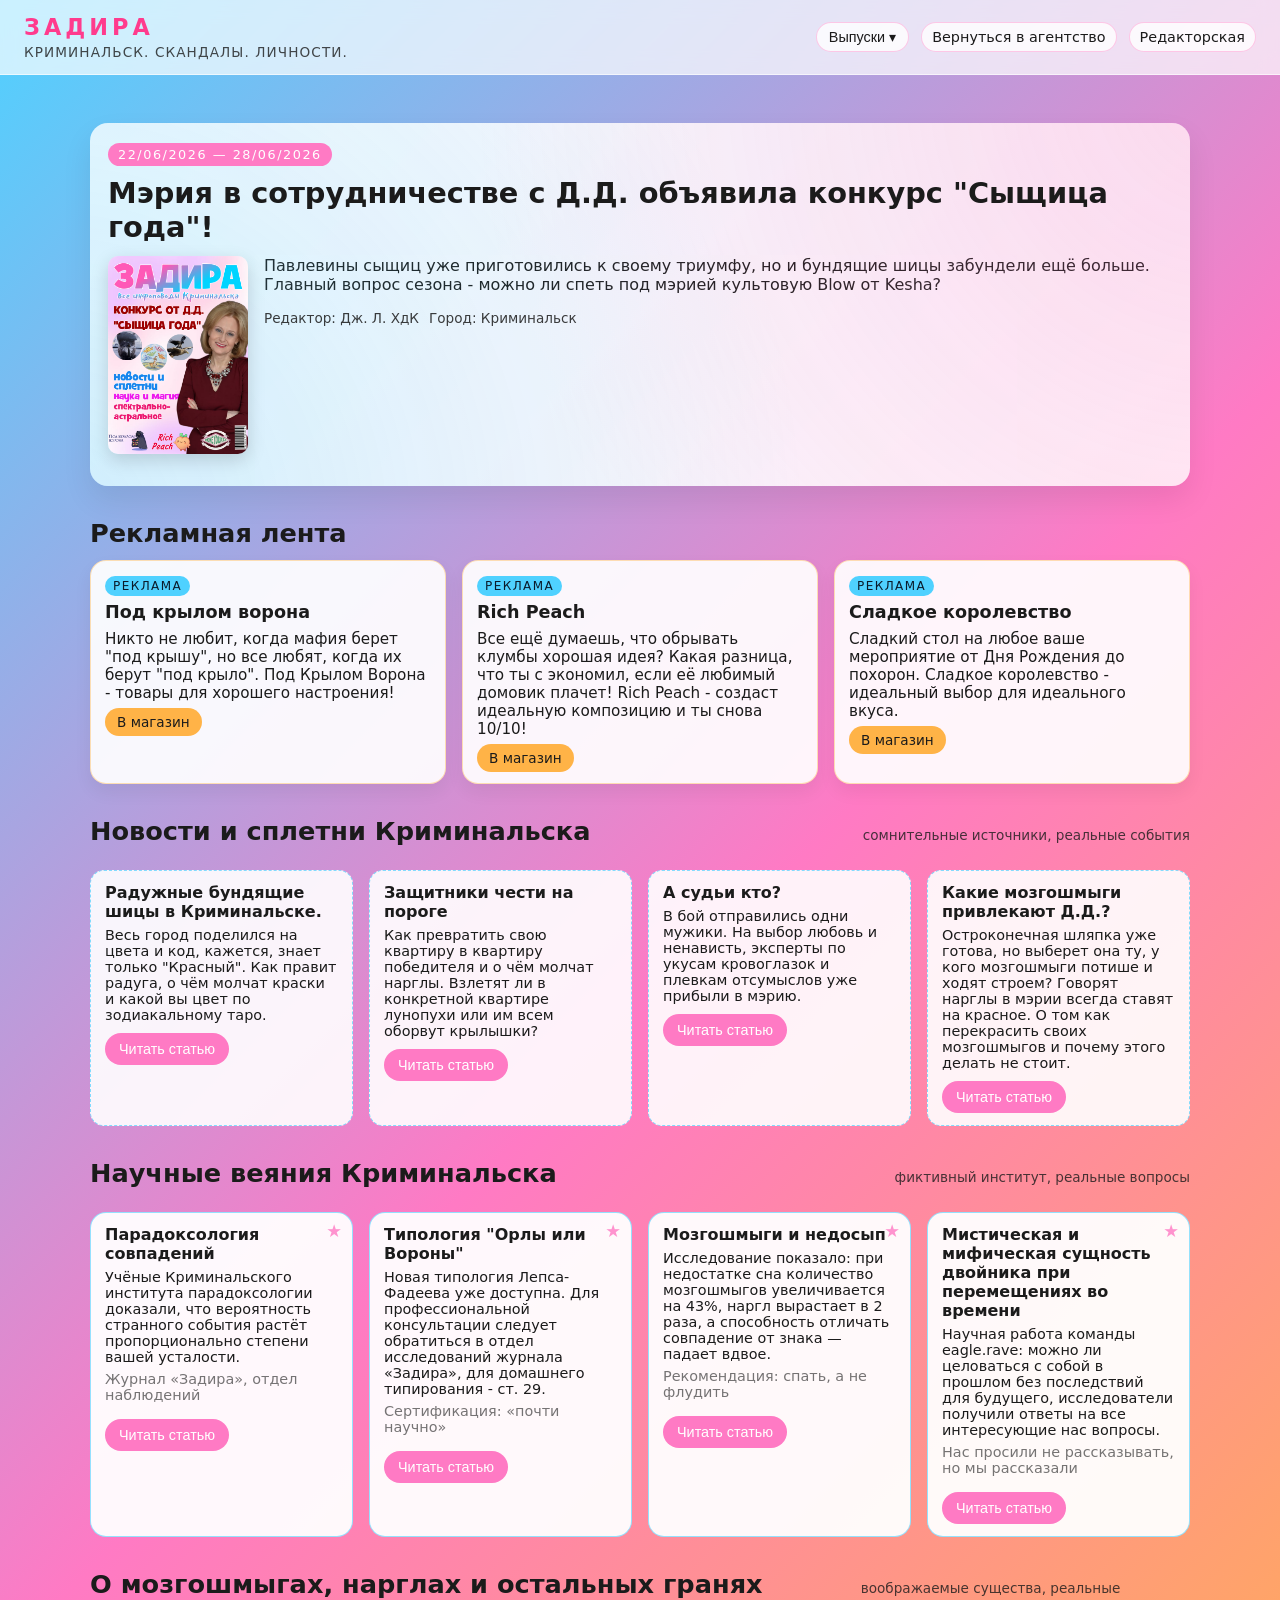
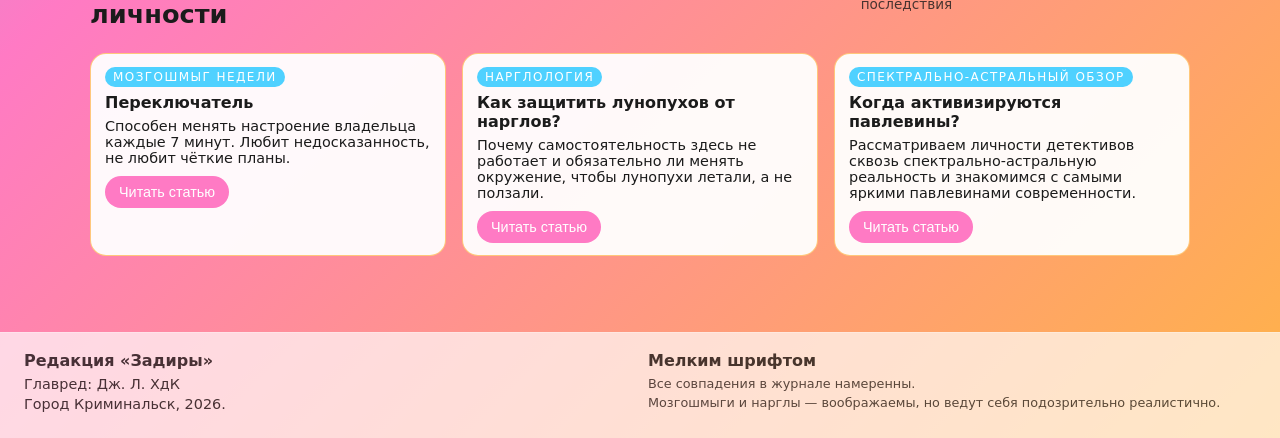
<file: magazine.html>
<!DOCTYPE html>
<html lang="ru">
<head>
  <meta charset="UTF-8">
  <link rel="icon" type="image/png" href="favicon.png">
  <title>Журнал «Задира»</title>
  <link rel="stylesheet" href="style.css">
  <link rel="stylesheet" href="magazine.css">
</head>
<body class="theme-magazine">
  <header class="mag-header">
    <div class="mag-logo-area">
      <div class="mag-logo">ЗАДИРА</div>
      <div class="mag-tagline">Криминальск. Скандалы. Личности.</div>
    </div>
    <nav class="mag-nav">
          <div class="dropdown">
    <button class="dropdown-btn">Выпуски ▾</button>

    <div class="dropdown-menu">
      <a href="magazine.html">22/06/2026 — 28/06/2026</a>
      <a href="magazine2.html">29/06/2026 — 05/07/2026</a>
    </div>
  </div>
      <a href="index.html">Вернуться в агентство</a>
      <a href="https://dhog.org/viewtopic.php?t=6099" class="nav-link magazine-link">Редакторская</a>
    </nav>
  </header>

  <main class="mag-main">
    <!-- Главный выпуск недели -->
    <section id="feature" class="mag-feature">
      <div class="mag-feature-label">22/06/2026 — 28/06/2026</div>
    

      <h1 class="mag-feature-title">
        Мэрия в сотрудничестве с Д.Д. объявила конкурс "Сыщица года"!
      </h1>
      <p class="mag-feature-lead">
         <div class="feature-cover-wrapper">
  <img 
    src="assets/cover-week.png" 
    alt="Обложка выпуска" 
    class="feature-cover"
    id="featureCover"
  >
      </div>

    <!-- Модальное окно для обложки -->
    <div class="cover-modal" id="coverModal">
      <span class="cover-close" id="coverClose">&times;</span>
      <img class="cover-modal-img" id="coverModalImg">
    </div>
        Павлевины сыщиц уже приготовились к своему триумфу, но и бундящие шицы забундели ещё больше. Главный вопрос сезона - можно ли спеть под мэрией культовую Blow от Kesha?
      </p>
      <div class="mag-feature-meta">
        <span>Редактор: Дж. Л. ХдК</span>
        <span>Город: Криминальск</span>
      </div>
    </section>

    <!-- Сетка рубрик -->
    <section class="mag-rubrics">
      <h2 class="mag-section-title">Рекламная лента</h2>
      <div class="rubric-grid">
        <article class="rubric-card">
          <div class="rubric-label">Реклама</div>
          <h3>Под крылом ворона</h3>
          <p>Никто не любит, когда мафия берет "под крышу", но все любят, когда их берут "под крыло". Под Крылом Ворона - товары для хорошего настроения!          </p>
          <a class="mag-pill-btn" href="https://hogsmeade.dhog.org/viewforum.php?f=85" target="_blank">В магазин</a>

        </article>

        <article class="rubric-card">
          <div class="rubric-label">Реклама</div>
          <h3>Rich Peach</h3>
          <p>
            Все ещё думаешь, что обрывать клумбы хорошая идея? Какая разница, что ты с экономил, если её любимый домовик плачет! Rich Peach - создаст идеальную композицию и ты снова 10/10!
          </p>
          <a class="mag-pill-btn" href="https://hogsmeade.dhog.org/viewforum.php?f=174" target="_blank">В магазин</a>

        </article>

        <article class="rubric-card">
          <div class="rubric-label">Реклама</div>
          <h3>Сладкое королевство</h3>
          <p>
           Сладкий стол на любое ваше мероприятие от Дня Рождения до похорон. Сладкое королевство - идеальный выбор для идеального вкуса.
          </p>
          <a class="mag-pill-btn" href="https://hogsmeade.dhog.org/viewforum.php?f=83" target="_blank">В магазин</a>

        </article>
      </div>
    </section>

    <!-- Мини-новости Криминальска -->
    <section id="gossip" class="mag-news">
      <div class="mag-section-header">
      <h2 class="mag-section-title">Новости и сплетни Криминальска</h2>
      <span class="mag-section-note">сомнительные источники, реальные события</span>
      </div>
      <div class="mag-news-grid">
        <article class="news-item">
          <h3>Радужные бундящие шицы в Криминальске.</h3>
          <p>
            Весь город поделился на цвета и код, кажется, знает только "Красный". Как правит радуга, о чём молчат краски и какой вы цвет по зодиакальному таро.
          </p>
          <button class="read-article-btn" data-open-subscription>Читать статью</button>
        </article>
        <article class="news-item">
          <h3>Защитники чести на пороге</h3>
          <p>
            Как превратить свою квартиру в квартиру победителя и о чём молчат нарглы. Взлетят ли в конкретной квартире лунопухи или им всем оборвут крылышки?
          </p>
          <button class="read-article-btn" data-open-subscription>Читать статью</button>
        </article>
        <article class="news-item">
          <h3>А судьи кто?</h3>
          <p>
           В бой отправились одни мужики. На выбор любовь и ненависть, эксперты по укусам кровоглазок и плевкам отсумыслов уже прибыли в мэрию.
          </p>
          <button class="read-article-btn" data-open-subscription>Читать статью</button>
        </article>
        <article class="news-item">
          <h3>Какие мозгошмыги привлекают Д.Д.?</h3>
          <p>
            Остроконечная шляпка уже готова, но выберет она ту, у кого мозгошмыги потише и ходят строем? Говорят нарглы в мэрии всегда ставят на красное. О том как перекрасить своих мозгошмыгов и почему этого делать не стоит.
          </p>
          <button class="read-article-btn" data-open-subscription>Читать статью</button>
        </article>
      </div>
    </section>

    <!-- Научные веяния -->
    <section id="science" class="mag-science">
      <div class="mag-section-header">
        <h2 class="mag-section-title">Научные веяния Криминальска</h2>
        <span class="mag-section-note">фиктивный институт, реальные вопросы</span>
      </div>
      <div class="mag-science-grid">
        <article class="science-card">
          <h3>Парадоксология совпадений</h3>
          <p>
            Учёные Криминальского института парадоксологии доказали, что вероятность странного события растёт пропорционально степени вашей усталости.
          </p>
          <p class="science-meta">Журнал «Задира», отдел наблюдений</p>
          <button class="read-article-btn" data-open-subscription>Читать статью</button>
        </article>
        <article class="science-card">
          <h3>Типология "Орлы или Вороны"</h3>
          <p>
            Новая типология Лепса-Фадеева уже доступна. Для профессиональной консультации следует обратиться в отдел исследований журнала «Задира», для домашнего типирования - ст. 29.
          </p>
          <p class="science-meta">Сертификация: «почти научно»</p>
          <button class="read-article-btn" data-open-subscription>Читать статью</button>
        </article>
        <article class="science-card">
          <h3>Мозгошмыги и недосып</h3>
          <p>
            Исследование показало: при недостатке сна количество мозгошмыгов увеличивается на 43%, наргл вырастает в 2 раза, а способность отличать совпадение от знака — падает вдвое.
          </p>
          <p class="science-meta">Рекомендация: спать, а не флудить</p>
          <button class="read-article-btn" data-open-subscription>Читать статью</button>
        </article>
         <article class="science-card">
          <h3>Мистическая и мифическая сущность двойника при перемещениях во времени</h3>
          <p>
            Научная работа команды eagle.rave: можно ли целоваться с собой в прошлом без последствий для будущего, исследователи получили ответы на все интересующие нас вопросы.
          <p class="science-meta">Нас просили не рассказывать, но мы рассказали</p>
          <button class="read-article-btn" data-open-subscription>Читать статью</button>
        </article>
      </div>
      </div>
    </section>

    <!-- Мозгошмыги, нарглы и грани личности -->
    <section id="psyche" class="mag-psyche">
      <div class="mag-section-header">
        <h2 class="mag-section-title">О мозгошмыгах, нарглах и остальных гранях личности</h2>
        <span class="mag-section-note">воображаемые существа, реальные последствия</span>
      </div>
      <div class="psyche-grid">
        <article class="psyche-card">
          <div class="psyche-tag">Мозгошмыг недели</div>
          <h3>Переключатель</h3>
          <p>
            Способен менять настроение владельца каждые 7 минут. Любит недосказанность, не любит чёткие планы.
          </p>
          <button class="read-article-btn" data-open-subscription>Читать статью</button>
        </article>
        <article class="psyche-card">
          <div class="psyche-tag">нарглология</div>
          <h3>Как защитить лунопухов от нарглов?</h3>
          <p>
            Почему самостоятельность здесь не работает и обязательно ли менять окружение, чтобы лунопухи летали, а не ползали.
          </p>
          <button class="read-article-btn" data-open-subscription>Читать статью</button>
        </article>
        <article class="psyche-card">
          <div class="psyche-tag">спектрально-астральный обзор</div>
          <h3>Когда активизируются павлевины?</h3>
          <p>
            Рассматриваем личности детективов сквозь спектрально-астральную реальность и знакомимся с самыми яркими павлевинами современности.
          </p>
          <button class="read-article-btn" data-open-subscription>Читать статью</button>
        </article>
      </div>
    </section>
  </main>

  <footer class="mag-footer">
    <div class="footer-column">
      <h3>Редакция «Задиры»</h3>
      <p>Главред: Дж. Л. ХдК</p>
      <p>Город Криминальск, 2026.</p>
    </div>
    <div class="footer-column footer-notes">
      <h3>Мелким шрифтом</h3>
      <p>Все совпадения в журнале намеренны.</p>
      <p>Мозгошмыги и нарглы — воображаемы, но ведут себя подозрительно реалистично.</p>
    </div>
  </footer>

  <div class="subscription-modal" id="subscriptionModal">
  <div class="subscription-window">
    <span class="subscription-close" id="subscriptionClose">&times;</span>

    <div class="subscription-icon">💰</div>

    <h3 class="subscription-title">Оплатите подписку</h3>
    <p class="subscription-text">
      Эта статья доступна только подписчикам журнала «Задира».
    </p>

    <a 
      class="subscription-pay-btn"
      href="https://hogsmeade.dhog.org/ucp.php?i=-hogsmeade-bank-ucp-main_module&mode=personal_transactions&to=717&amount=100500&comment=%D0%B7%D0%B0%20%D0%9F%D0%BE%D0%B4%D0%BF%D0%B8%D1%81%D0%BA%D0%B0%20%D0%97%D0%B0%D0%B4%D0%B8%D1%80%D0%B0"
      target="_blank"
    >
      Заплатить 100500 галлеонов
    </a>
  </div>
</div>

  <script src="interactions.js"></script>
</body>
</html>
</file>
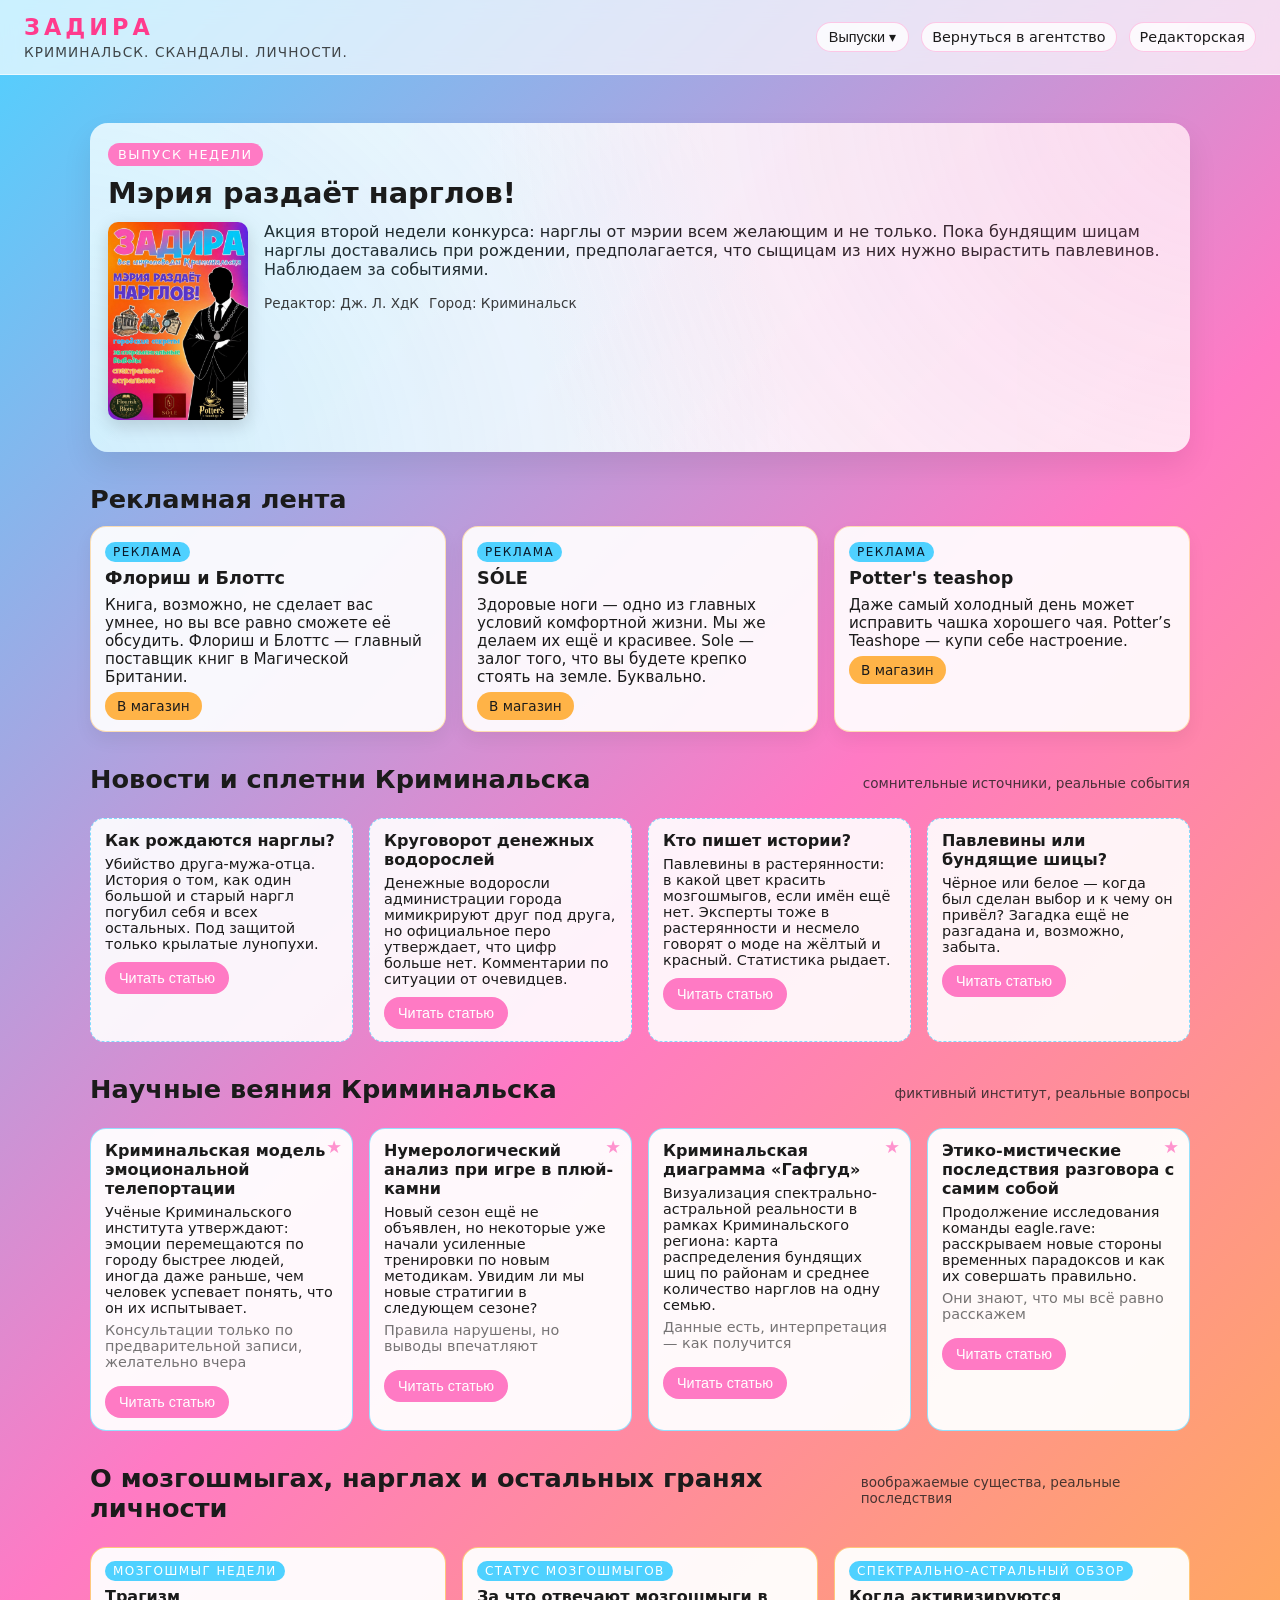
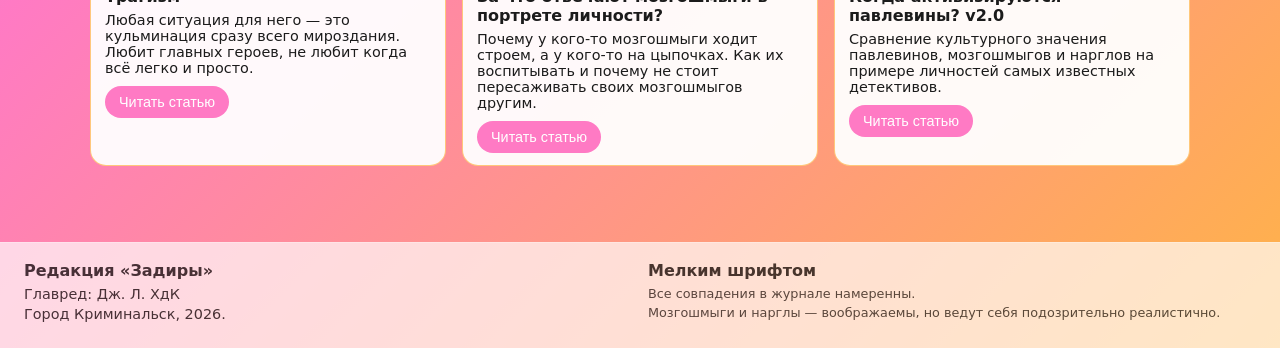
<file: magazine2.html>
<!DOCTYPE html>
<html lang="ru">
<head>
  <meta charset="UTF-8">
  <link rel="icon" type="image/png" href="favicon.png">
  <title>Журнал «Задира»</title>
  <link rel="stylesheet" href="style.css">
  <link rel="stylesheet" href="magazine.css">
</head>
<body class="theme-magazine">
  <header class="mag-header">
    <div class="mag-logo-area">
      <div class="mag-logo">ЗАДИРА</div>
      <div class="mag-tagline">Криминальск. Скандалы. Личности.</div>
    </div>
    <nav class="mag-nav">
            <div class="dropdown">
    <button class="dropdown-btn">Выпуски ▾</button>

    <div class="dropdown-menu">
      <a href="magazine.html">22/06/2026 — 28/06/2026</a>
      <a href="magazine2.html">29/06/2026 — 05/07/2026</a>
    </div>
  </div>
      <a href="index.html">Вернуться в агентство</a>
      <a href="https://dhog.org/viewtopic.php?t=6099" class="nav-link magazine-link">Редакторская</a>
    </nav>
  </header>

  <main class="mag-main">
    <!-- Главный выпуск недели -->
    <section id="feature" class="mag-feature">
      <div class="mag-feature-label">Выпуск недели</div>
    

      <h1 class="mag-feature-title">
        Мэрия раздаёт нарглов!
      </h1>
      <p class="mag-feature-lead">
         <div class="feature-cover-wrapper">
  <img 
    src="assets/cover-week2.jpg" 
    alt="Обложка выпуска" 
    class="feature-cover"
    id="featureCover"
  >
      </div>

    <!-- Модальное окно для обложки -->
    <div class="cover-modal" id="coverModal">
      <span class="cover-close" id="coverClose">&times;</span>
      <img class="cover-modal-img" id="coverModalImg">
    </div>
        Акция второй недели конкурса: нарглы от мэрии всем желающим и не только. Пока бундящим шицам нарглы доставались при рождении, предполагается, что сыщицам из них нужно вырастить павлевинов. Наблюдаем за событиями.
      </p>
      <div class="mag-feature-meta">
        <span>Редактор: Дж. Л. ХдК</span>
        <span>Город: Криминальск</span>
      </div>
    </section>

    <!-- Сетка рубрик -->
    <section class="mag-rubrics">
      <h2 class="mag-section-title">Рекламная лента</h2>
      <div class="rubric-grid">
        <article class="rubric-card">
          <div class="rubric-label">Реклама</div>
          <h3>Флориш и Блоттс</h3>
          <p>Книга, возможно, не сделает вас умнее, но вы все равно сможете её обсудить. Флориш и Блоттс — главный поставщик книг в Магической Британии.          </p>
          <a class="mag-pill-btn" href="https://hogsmeade.dhog.org/viewforum.php?f=108" target="_blank">В магазин</a>

        </article>

        <article class="rubric-card">
          <div class="rubric-label">Реклама</div>
          <h3>SÓLE</h3>
          <p>
           Здоровые ноги — одно из главных условий комфортной жизни. Мы же делаем их ещё и красивее. Sole — залог того, что вы будете крепко стоять на земле. Буквально.          </p>
          <a class="mag-pill-btn" href="https://hogsmeade.dhog.org/viewforum.php?f=181" target="_blank">В магазин</a>

        </article>

        <article class="rubric-card">
          <div class="rubric-label">Реклама</div>
          <h3>Potter's teashop</h3>
          <p>
         Даже самый холодный день может исправить чашка хорошего чая. Potter’s Teashope — купи себе настроение.          </p>
          <a class="mag-pill-btn" href="https://hogsmeade.dhog.org/viewforum.php?f=110" target="_blank">В магазин</a>

        </article>
      </div>
    </section>

    <!-- Мини-новости Криминальска -->
    <section id="gossip" class="mag-news">
      <div class="mag-section-header">
      <h2 class="mag-section-title">Новости и сплетни Криминальска</h2>
      <span class="mag-section-note">сомнительные источники, реальные события</span>
      </div>
      <div class="mag-news-grid">
        <article class="news-item">
          <h3>Как рождаются нарглы?</h3>
          <p>
            Убийство друга-мужа-отца. История о том, как один большой и старый наргл погубил себя и всех остальных. Под защитой только крылатые лунопухи.
          </p>
          <button class="read-article-btn" data-open-subscription>Читать статью</button>
        </article>
        <article class="news-item">
          <h3>Круговорот денежных водорослей</h3>
          <p>
            Денежные водоросли администрации города мимикрируют друг под друга, но официальное перо утверждает, что цифр больше нет. Комментарии по ситуации от очевидцев.
          </p>
          <button class="read-article-btn" data-open-subscription>Читать статью</button>
        </article>
        <article class="news-item">
          <h3>Кто пишет истории?</h3>
          <p>
           Павлевины в растерянности: в какой цвет красить мозгошмыгов, если имён ещё нет. Эксперты тоже в растерянности и несмело говорят о моде на жёлтый и красный. Статистика рыдает.
          </p>
          <button class="read-article-btn" data-open-subscription>Читать статью</button>
        </article>
        <article class="news-item">
          <h3>Павлевины или бундящие шицы?</h3>
          <p>
            Чёрное или белое — когда был сделан выбор и к чему он привёл? Загадка ещё не разгадана и, возможно, забыта.
          </p>
          <button class="read-article-btn" data-open-subscription>Читать статью</button>
        </article>
      </div>
    </section>

    <!-- Научные веяния -->
    <section id="science" class="mag-science">
      <div class="mag-section-header">
        <h2 class="mag-section-title">Научные веяния Криминальска</h2>
        <span class="mag-section-note">фиктивный институт, реальные вопросы</span>
      </div>
      <div class="mag-science-grid">
        <article class="science-card">
          <h3>Криминальская модель эмоциональной телепортации</h3>
          <p>
            Учёные Криминальского института утверждают: эмоции перемещаются по городу быстрее людей, иногда даже раньше, чем человек успевает понять, что он их испытывает. 
          </p>
          <p class="science-meta">Консультации только по предварительной записи, желательно вчера</p>
          <button class="read-article-btn" data-open-subscription>Читать статью</button>
        </article>
        <article class="science-card">
          <h3>Нумерологический анализ при игре в плюй-камни</h3>
          <p>
            Новый сезон ещё не объявлен, но некоторые уже начали усиленные тренировки по новым методикам. Увидим ли мы новые стратигии в следующем сезоне?
          </p>
          <p class="science-meta">Правила нарушены, но выводы впечатляют</p>
          <button class="read-article-btn" data-open-subscription>Читать статью</button>
        </article>
        <article class="science-card">
          <h3>Криминальская диаграмма «Гафгуд»</h3>
          <p>
            Визуализация спектрально-астральной реальности в рамках Криминальского региона: карта распределения бундящих шиц по районам и среднее количество нарглов на одну семью.
          </p>
          <p class="science-meta">Данные есть, интерпретация — как получится</p>
          <button class="read-article-btn" data-open-subscription>Читать статью</button>
        </article>
         <article class="science-card">
          <h3>Этико‑мистические последствия разговора с самим собой</h3>
          <p>
            Продолжение исследования команды eagle.rave: расскрываем новые стороны временных парадоксов и как их совершать правильно.
          <p class="science-meta">Они знают, что мы всё равно расскажем</p>
          <button class="read-article-btn" data-open-subscription>Читать статью</button>
        </article>
      </div>
      </div>
    </section>

    <!-- Мозгошмыги, нарглы и грани личности -->
    <section id="psyche" class="mag-psyche">
      <div class="mag-section-header">
        <h2 class="mag-section-title">О мозгошмыгах, нарглах и остальных гранях личности</h2>
        <span class="mag-section-note">воображаемые существа, реальные последствия</span>
      </div>
      <div class="psyche-grid">
        <article class="psyche-card">
          <div class="psyche-tag">Мозгошмыг недели</div>
          <h3>Трагизм</h3>
          <p>
            Любая ситуация для него — это кульминация сразу всего мироздания. Любит главных героев, не любит когда всё легко и просто.
          </p>
          <button class="read-article-btn" data-open-subscription>Читать статью</button>
        </article>
        <article class="psyche-card">
          <div class="psyche-tag">статус мозгошмыгов</div>
          <h3>За что отвечают мозгошмыги в портрете личности?</h3>
          <p>
            Почему у кого-то мозгошмыги ходит строем, а у кого-то на цыпочках. Как их воспитывать и почему не стоит пересаживать своих мозгошмыгов другим.
          </p>
          <button class="read-article-btn" data-open-subscription>Читать статью</button>
        </article>
        <article class="psyche-card">
          <div class="psyche-tag">спектрально-астральный обзор</div>
          <h3>Когда активизируются павлевины? v2.0</h3>
          <p>
            Сравнение культурного значения павлевинов, мозгошмыгов и нарглов на примере личностей самых известных детективов.
          </p>
          <button class="read-article-btn" data-open-subscription>Читать статью</button>
        </article>
      </div>
    </section>
  </main>

  <footer class="mag-footer">
    <div class="footer-column">
      <h3>Редакция «Задиры»</h3>
      <p>Главред: Дж. Л. ХдК</p>
      <p>Город Криминальск, 2026.</p>
    </div>
    <div class="footer-column footer-notes">
      <h3>Мелким шрифтом</h3>
      <p>Все совпадения в журнале намеренны.</p>
      <p>Мозгошмыги и нарглы — воображаемы, но ведут себя подозрительно реалистично.</p>
    </div>
  </footer>

  <div class="subscription-modal" id="subscriptionModal">
  <div class="subscription-window">
    <span class="subscription-close" id="subscriptionClose">&times;</span>

    <div class="subscription-icon">💰</div>

    <h3 class="subscription-title">Оплатите подписку</h3>
    <p class="subscription-text">
      Эта статья доступна только подписчикам журнала «Задира».
    </p>

    <a 
      class="subscription-pay-btn"
      href="https://hogsmeade.dhog.org/ucp.php?i=-hogsmeade-bank-ucp-main_module&mode=personal_transactions&to=717&amount=100500&comment=%D0%B7%D0%B0%20%D0%9F%D0%BE%D0%B4%D0%BF%D0%B8%D1%81%D0%BA%D0%B0%20%D0%97%D0%B0%D0%B4%D0%B8%D1%80%D0%B0"
      target="_blank"
    >
      Заплатить 100500 галлеонов
    </a>
  </div>
</div>

  <script src="interactions.js"></script>
</body>
</html>
</file>
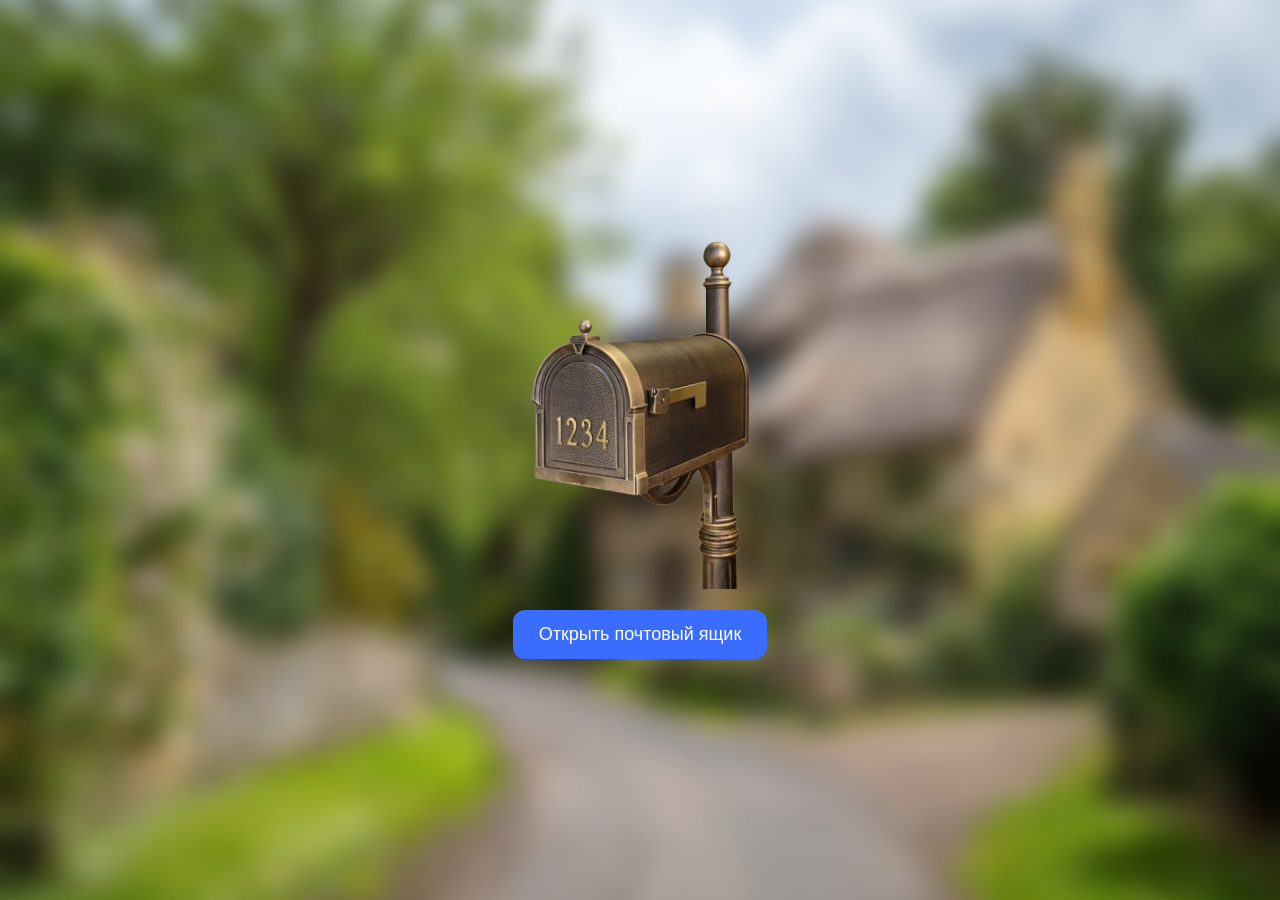
<file: mail.html>
<!DOCTYPE html>
<html lang="ru">
<head>
  <meta charset="UTF-8">
  <link rel="icon" type="image/png" href="assets/icon-message.png">
  <title>Почтовый ящик</title>

  <link rel="stylesheet" href="mail.css">
  <script defer src="mail.js"></script>
</head>

<body>

  <!-- ЭКРАН 1: Почтовый ящик + кнопка -->
  <div id="startScreen" class="screen">
    <img src="assets/icon-mail.png" class="mail-icon">
    <button id="openMailboxBtn" class="btn-main">Открыть почтовый ящик</button>
  </div>

  <!-- ЭКРАН 2: Проверка "не Alohomora" -->
  <div id="quizScreen" class="screen hidden">
    <div class="quiz-box">
      <h2>Докажите, что вы не Alohomora</h2>
      <p id="quizQuestion" class="quiz-question"></p>

      <div id="quizAnswers" class="quiz-answers"></div>

      <p class="quiz-errors">Ошибок: <span id="errorCount">0</span></p>
    </div>
  </div>

  <!-- ЭКРАН 3: Основная страница -->
  <div id="mailScreen" class="screen hidden">
    <div class="mail-container">

      <div class="bronze-box">
        <div id="blueLetter" class="mail-item">
           <img src="assets/icon-list.png" class="mail-list">
           <button id="openLetterBtn" class="btn-small-under">Открыть письмо</button>
        </div>

         <div class="mail-item">
         <img src="assets/cover-week2.jpg" class="mail-magazine">
         <a href="magazine2.html" class="btn-small-under">Забрать выпуск</a>
         </div>

      </div>

    </div>
  </div>

<!-- МОДУЛЬ ПИСЬМА -->
<div id="letterModal" class="letter-modal hidden">

  <div class="letter-window">

    <img src="assets/icon-message.png" class="letter-icon">

    <audio controls class="letter-audio">
      <source src="assets/letter.mp3" type="audio/mpeg">
    </audio>

    <div class="letter-text-box">
      <p class="letter-text">Привет.</p>
      <p class="letter-text"> А когда вы начали <b>готовиться</b> страдать? Вам не сказали, что это необходимо? В смысле вам это не нужно?<br>
Вы что не знали, что люди любят страдания?<br>
О, а они любят.<br>
Причем, во всем многообразии. </p>

<p class="letter-text"> Мы любим страдать по разным причинам: чтобы оправдать то, что мы ничего не делаем; из-за зависимости от сильных эмоций; чтобы привлечь внимание; в подтверждение глубины личности. В культуре часто романтизируют образ страдальцев, подменяя эмоциональную нестабильность, несдержанность и невоспитанность такими явлениями как искренность, эмпатичность и "большое сердце". Свою роль играют и социально-культурные надстройки: "Бог терпел и нам велел", "без труда не...", "она это выстрадала", "добиться потом и кровью".</p>
<p class="letter-text"> Личная драма и тяжёлая жизненная история часто являются <b>пропуском</b> в чужие сердца. Люди чаще поддерживают "не понятых" и "не принятых", героев с тяжёлой судьбой, потому что это заложено в нашей психике. Несчастный воспринимается как более слабый, и его хочется спасти, поддержать. С ними проще всего себя отождествлять и получать дофамин за счёт проявления соучастия: мол, если у него получится, то его победа — и моя победа, я тоже смог. А когда такой герой получает награду, это воспринимается так, будто он "заплатил" за это своими страданиями — ему всё далось нелегко.</p>
<p class="letter-text"> Почему это работает? Потому что мы не любим когда кому-то что-то дается просто так. Потому что почему тогда ему, а не, к примеру, вам? Он что, лучше? Ну уж нет.</p>

<p class="letter-text"> Истории, происходящие в криминальном <b>регионе</b>, редко когда бывают светлыми, с хорошими концами. Чаще всего они заканчиваются откровенно паршиво, а продолжаются тем, что человек, попав в ловушку сомнительного сюжета становится ещё паршивее. </p>
<p class="letter-text"> Мне повезло: я вошла в тот маленький процент героев, чей характер выкован не подъёмом, после провала: в моей жизни вообще провалы были редкими. Моя история в поддержке и в том, что я никогда не была одинока.</p>
<p class="letter-text"> Всё началось с моего рождения: любящие родители, целый арсенал из бабушек и дедушек. Может ли начало быть переломным моментом? Я думаю, что да: мало что изменилось с моего рождения и до настоящего момента. По крайней мере в важных для меня сферах.</p>
<p class="letter-text"> Второй переломный момент – рождение моей младшей сестры.<br>
Появление лучшего друга. Моей опоры и поддержки, моего вдохновения, моего главного напарника. Я больше никогда не была одна (в хорошем смысле). Она заступится и вдохновит. Она будет поддерживать и говорить, что я лучшая, даже если то, что я натворила ей совсем не нравится. Она заставляет меня чувствовать себя талантливой, живой, умной, значимой и не одинокой.</p>
<p class="letter-text"> А потом этих переломных моментов становится больше: первая превосходно-написанная домашка, а потом другая, имеющая все шансы стать тем самым “травматичным опытом” – такая же превосходная, но на один балл хуже. Люди. Которых для того чтобы оставаться такой, какой хочешь и являешься не нужно много: достаточно нескольких человек, чтобы убеждаться в том, что то что ты делаешь нужно хоть кому-то, что ты любима и, опять же, не одна. Ты можешь быть сколько угодно <b>ленивой</b>, истеричной, грустной, самодовольной и дальше по списку проявлений твоего <b>водного</b> знака зодиака</p>

<p class="letter-text"> И всё же…<br>
Значит ли отсутствие того самого слома личности то, что я не хочу проявляться, реализовываться, сиять, в конце концов? <br>
Значит ли это, что мой вклад, мой труд менее значим, чем, если бы меня все ненавидели и никто бы не заботился о том, как я себя чувствую?</p>

<p class="letter-text"> Большая часть социальной симпатии и поддержки уходит людям с надрывом, со страданием.</p>
<p class="letter-text"> Но есть другие, люди без тяжелой судьбы. <br>
Они условно считаются неважными, не интересными. Про них не пишут книг. Их, если и обсуждают, то редко и в негативном ключе, надумав. Фокус вашего объектива на них не наводится и их удел быть вто-ро-сте-пен-ны-ми. </p>
<p class="letter-text"> И это ещё пол беды. А вторая половина в том, что они по какой-то странной акции попадают под обесценивание. Потому что если в их жизни нет драмы, значит, им все далось легко, за так. И не важно, что ты, как и другие учишься, трудишься, ищешь, придумываешь. Ты также платишь за каждый успех и каждую неудачу. Своим временем, которое тебе отмерили. Своей жизнью, получается.</p>

<p class="letter-text"> И всё же, важно ли это для детектива? Важно ли это для сыщицы? Стали бы рассказывать ту самую историю Эркюль Пуаро или Миро Вульф, мисс Марпл или кот Уинстон?</p>

<p class="letter-text"> Выворачивать душу наизнанку сложно. Говорить о “переломных моментах” своей жизни сложно. <b>Соединять</b> все маленькие истории в одну большую, но которая расскажет обо мне всё…</p>

<p class="letter-text"> Я журналист и детектив и, если честно, с большей радостью рассказала бы о своих выводах относительно вас.</p>

    </div>
    <p style="color: #3b2f1b; text-align: center;">пропуск, регион, готовиться, соединять, водный, ленивый</p>
    <button id="closeLetterBtn" class="letter-close-btn">Закрыть</button>

  </div>

</div>


</body>
</html>
</file>
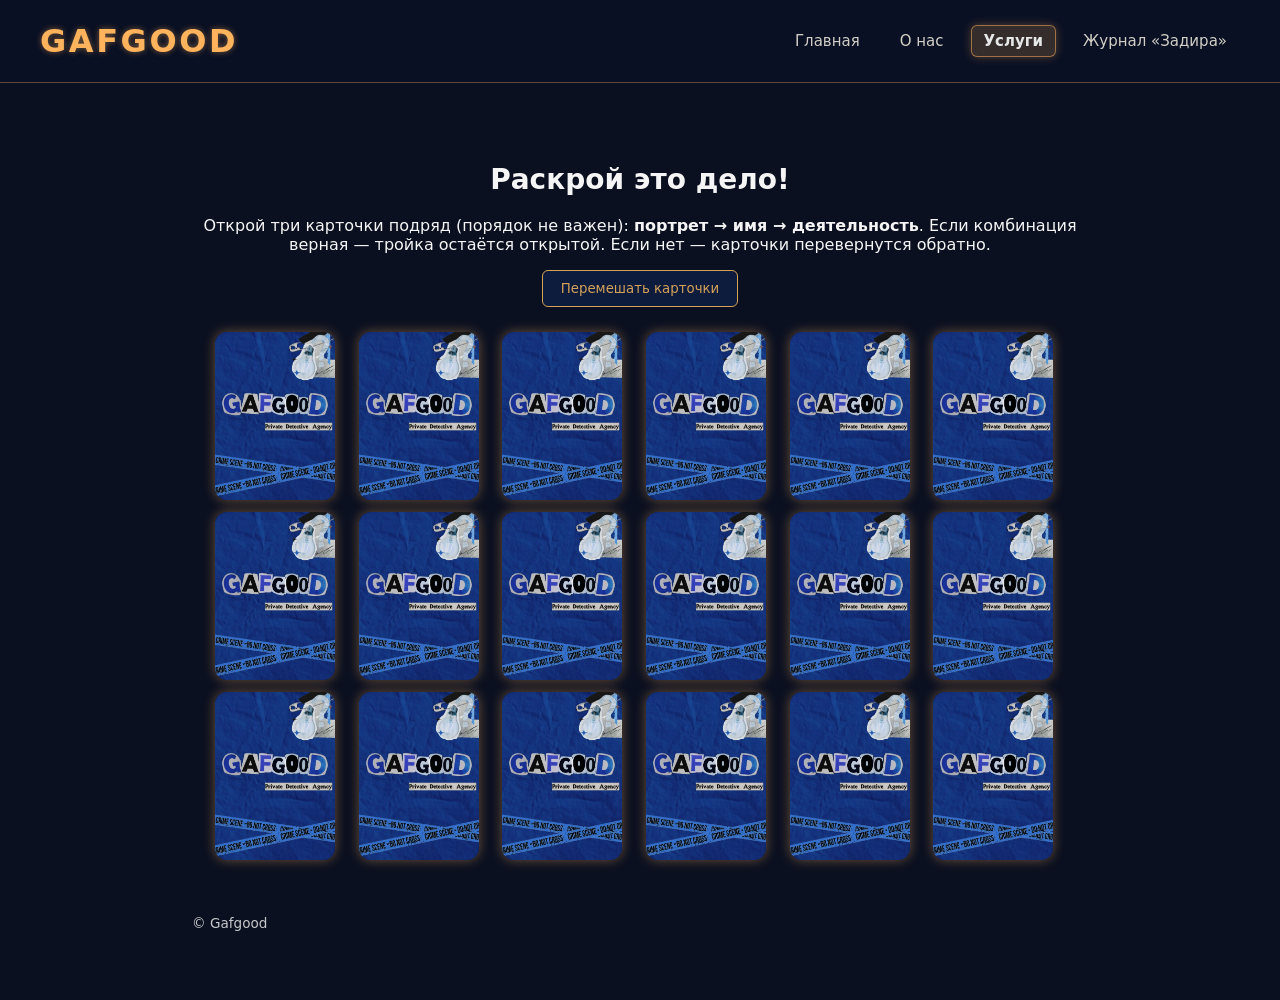
<file: uslugi.html>
<!DOCTYPE html>
<html lang="ru">
<head>
  <meta charset="UTF-8">
  <title>Gafgood — Услуги</title>
  <link rel="stylesheet" href="style.css">
  <link rel="stylesheet" href="detective.css">
</head>
<body class="theme-detective">
  <header class="site-header">
    <div class="logo">Gafgood</div>
    <nav class="main-nav">
      <a href="index.html" class="nav-link">Главная</a>
      <a href="o-nas-dir.html" class="nav-link">О нас</a>
      <a href="uslugi.html" class="nav-link active">Услуги</a>
      <a href="magazine.html" class="nav-link magazine-link">Журнал «Задира»</a>
    </nav>
  </header>

  <main class="content services-page">

    
<section class="puzzle-section">
  <h2 class="section-title">Раскрой это дело!</h2>

  <div class="principles" style="max-width: 900px; margin: 0 auto;">
    <p>
      Открой три карточки подряд (порядок не важен): <strong>портрет → имя → деятельность</strong>.
      Если комбинация верная — тройка остаётся открытой.
      Если нет — карточки перевернутся обратно.
    </p>

    <button id="memory3-reset" class="answer-button">
      Перемешать карточки
    </button>

    <div id="memory3-board" class="memory3-board"></div>
  </div>
</section>



<div id="memory3-win" class="memory3-win hidden">
  <div class="memory3-win-content">
    <h2>Поздравляем!</h2>
    <p>Вы собрали все комбинации!</p>
    <button id="memory3-win-close">Закрыть</button>
  </div>
</div>

  <footer class="site-footer">
    <p>© Gafgood</p>
  </footer>

  <script src="interactions.js"></script>
  <script src="memory.js"></script>
</body>
</html>
</file>
<file: style.css>
/* style.css — общие стили */

body {
  margin: 0;
  font-family: system-ui, -apple-system, BlinkMacSystemFont, "Segoe UI", sans-serif;
  background-color: #0b1020;
  color: #f5f5f5;
}

a {
  text-decoration: none;
  color: inherit;
}

.site-header, .mag-header {
  display: flex;
  justify-content: space-between;
  align-items: center;
  padding: 16px 32px;
}

.logo, .mag-logo {
  font-weight: 700;
  letter-spacing: 0.08em;
  text-transform: uppercase;
}

.main-nav, .mag-nav {
  display: flex;
  gap: 16px;
}

.nav-link {
  padding: 8px 12px;
  border-radius: 999px;
  font-size: 0.95rem;
}

.nav-link.active {
  font-weight: 600;
}

.content, .mag-content {
  padding: 32px;
  max-width: 960px;
  margin: 0 auto;
}

h1, h2, h3 {
  margin-top: 0;
}

.site-footer, .mag-footer {
  padding: 16px 32px;
  font-size: 0.85rem;
  opacity: 0.8;
}
</file>
<file: magazine.css>
/* magazine.css — голубой, розовый, оранжевый, ярко */

body.theme-magazine {
  background: linear-gradient(135deg, #4fd1ff, #ff7ac4, #ffb347);
  color: #1b1b1b;
}

.mag-header {
  position: relative;
  z-index: 5000; /* выше всех секций */
}

.mag-nav {
  position: relative;
  z-index: 5001; /* ещё выше */
}

.dropdown {
  position: relative;
  z-index: 6000; /* контейнер меню */
}

.dropdown-menu {
  position: absolute;
  z-index: 7000; /* само меню */
}

.dropdown {
  position: relative;
  z-index: 1000; /* поднимаем весь блок меню */
}

/* Выпадающее меню */
.dropdown-menu {
  position: absolute;
  top: 38px;
  left: 0;
  background: rgba(255, 255, 255, 0.95);
  border-radius: 12px;
  box-shadow: 0 8px 20px rgba(0,0,0,0.15);
  padding: 10px 0;
  min-width: 180px;
  display: none;
  flex-direction: column;
  z-index: 2000; /* поверх всего */
}


/* Кнопка */
.dropdown-btn {
  background: rgba(255, 255, 255, 0.8);
  border: 1px solid rgba(255, 123, 196, 0.4);
  padding: 6px 12px;
  border-radius: 999px;
  cursor: pointer;
  font-size: 0.9rem;
  color: #1b1b1b;
  transition: 0.25s ease;
}

.dropdown-btn:hover {
  background: #ff7ac4;
  color: #fff;
}


/* Ссылки внутри меню */
.dropdown-menu a {
  padding: 8px 14px;
  display: block;
  font-size: 0.9rem;
  color: #1b1b1b;
  transition: 0.2s ease;
}

.dropdown-menu a:hover {
  background: #ffb347;
  color: #fff;
}

/* Показ при наведении */
.dropdown:hover .dropdown-menu {
  display: flex;
}

.mag-header {
  background: rgba(255, 255, 255, 0.7);
}

.mag-logo {
  color: #ff3b8d;
}

.mag-nav .nav-link {
  background: rgba(255, 255, 255, 0.8);
  color: #1b1b1b;
}

.mag-nav .nav-link.active {
  background: #ffb347;
  color: #1b1b1b;
  font-weight: 600;
}

.mag-hero {
  background: rgba(255, 255, 255, 0.8);
  padding: 24px;
  border-radius: 16px;
  margin-bottom: 24px;
}

.mag-articles {
  display: grid;
  grid-template-columns: repeat(auto-fit, minmax(260px, 1fr));
  gap: 16px;
}

.mag-card {
  background: rgba(255, 255, 255, 0.9);
  border-radius: 16px;
  padding: 16px;
  box-shadow: 0 6px 16px rgba(0, 0, 0, 0.15);
}

.comic-placeholder {
  width: 100%;
  height: 180px;
  background: repeating-linear-gradient(
    45deg,
    #ffe0f0,
    #ffe0f0 10px,
    #ffd1a8 10px,
    #ffd1a8 20px
  );
  border-radius: 12px;
  border: 3px solid #ff7ac4;
}

/* Базовая тема уже есть в magazine.css:
body.theme-magazine {
  background: linear-gradient(135deg, #4fd1ff, #ff7ac4, #ffb347);
  color: #1b1b1b;
}
.mag-header { background: rgba(255, 255, 255, 0.7); }
.mag-logo { color: #ff3b8d; }
*/

/* Общая сетка и типографика */
body.theme-magazine {
  font-family: system-ui, -apple-system, BlinkMacSystemFont, "Segoe UI", sans-serif;
  margin: 0;
}

.mag-main {
  max-width: 1100px;
  margin: 0 auto;
  padding: 24px 16px 40px;
}

.mag-section-title {
  font-size: 1.6rem;
  margin: 0 0 12px;
}

.mag-section-header {
  display: flex;
  justify-content: space-between;
  align-items: baseline;
  gap: 12px;
  margin-bottom: 12px;
}

.mag-section-note {
  font-size: 0.85rem;
  opacity: 0.8;
}

/* Шапка */
.mag-header {
  display: flex;
  justify-content: space-between;
  align-items: center;
  padding: 14px 24px;
  backdrop-filter: blur(10px);
  border-bottom: 1px solid rgba(255, 255, 255, 0.6);
}

.mag-logo-area {
  display: flex;
  flex-direction: column;
  gap: 4px;
}

.mag-logo {
  font-weight: 900;
  letter-spacing: 0.18em;
  font-size: 1.4rem;
}

.mag-tagline {
  font-size: 0.85rem;
  text-transform: uppercase;
  letter-spacing: 0.08em;
  opacity: 0.8;
}

.mag-nav {
  display: flex;
  gap: 12px;
  flex-wrap: wrap;
}

.mag-nav a {
  font-size: 0.9rem;
  text-decoration: none;
  color: #1b1b1b;
  background: rgba(255, 255, 255, 0.8);
  padding: 6px 10px;
  border-radius: 999px;
  border: 1px solid rgba(255, 123, 196, 0.4);
}

.mag-nav a:hover {
  background: #ff7ac4;
  color: #ffffff;
}

/* Главный выпуск недели */
.mag-feature {
  margin-top: 24px;
  margin-bottom: 32px;
  padding: 20px 18px;
  border-radius: 18px;
  background: rgba(255, 255, 255, 0.9);
  box-shadow: 0 14px 30px rgba(0, 0, 0, 0.08);
  position: relative;
  overflow: hidden;
}

.mag-feature::before {
  content: "";
  position: absolute;
  inset: -40px;
  background: radial-gradient(circle at top right, rgba(255, 122, 196, 0.25), transparent 60%),
              radial-gradient(circle at bottom left, rgba(79, 209, 255, 0.25), transparent 60%);
  opacity: 0.9;
  z-index: 0;
}

.mag-feature > * {
  position: relative;
  z-index: 1;
}

.mag-feature-label {
  display: inline-block;
  font-size: 0.8rem;
  text-transform: uppercase;
  letter-spacing: 0.12em;
  padding: 4px 10px;
  border-radius: 999px;
  background: #ff7ac4;
  color: #ffffff;
  margin-bottom: 10px;
}

.mag-feature-title {
  font-size: 1.8rem;
  margin: 0 0 10px;
}

.mag-feature-lead {
  font-size: 1rem;
  line-height: 1.5;
  margin: 0 0 12px;
}

.mag-feature-meta {
  display: flex;
  flex-wrap: wrap;
  gap: 10px;
  font-size: 0.85rem;
  opacity: 0.85;
}

/* Рубрики */
.mag-rubrics {
  margin-bottom: 32px;
}

.rubric-grid {
  display: grid;
  grid-template-columns: repeat(auto-fit, minmax(230px, 1fr));
  gap: 16px;
}

.rubric-card {
  background: rgba(255, 255, 255, 0.92);
  border-radius: 16px;
  padding: 14px 14px 16px;
  box-shadow: 0 8px 18px rgba(0, 0, 0, 0.06);
  border: 1px solid rgba(255, 179, 71, 0.4);
}

.rubric-card h3 {
  margin: 6px 0 8px;
  font-size: 1.1rem;
}

.rubric-card p {
  margin: 0 0 10px;
  font-size: 0.95rem;
}

.rubric-label {
  display: inline-block;
  font-size: 0.75rem;
  text-transform: uppercase;
  letter-spacing: 0.12em;
  padding: 3px 8px;
  border-radius: 999px;
  background: #4fd1ff;
  color: #0b1b2b;
}

.mag-pill-btn {
  border: none;
  cursor: pointer;
  padding: 6px 12px;
  border-radius: 999px;
  font-size: 0.85rem;
  background: #ffb347;
  color: #1b1b1b;
}

.mag-pill-btn:hover {
  background: #ff7ac4;
  color: #ffffff;
}

/* Комикс-лента */
.mag-comics {
  margin-bottom: 32px;
}

.comics-row {
  display: grid;
  grid-template-columns: repeat(auto-fit, minmax(260px, 1fr));
  gap: 16px;
}

.comic-card {
  background: rgba(255, 255, 255, 0.95);
  border-radius: 16px;
  padding: 10px 10px 14px;
  box-shadow: 0 8px 18px rgba(0, 0, 0, 0.06);
  border: 2px solid #ff7ac4;
  display: flex;
  flex-direction: column;
  gap: 8px;
}

.comic-placeholder {
  width: 100%;
  height: 160px;
  background: repeating-linear-gradient(
    45deg,
    #ffe0f0,
    #ffe0f0 10px,
    #ffd1a8 10px,
    #ffd1a8 20px
  );
  border-radius: 12px;
  border: 3px solid #ff7ac4;
}

.comic-title {
  font-size: 1rem;
  margin: 0;
}

.comic-caption {
  font-size: 0.9rem;
  margin: 0;
  opacity: 0.9;
}

/* Мини-новости и сплетни */
.mag-news {
  margin-bottom: 32px;
}

.mag-news-grid {
  display: grid;
  grid-template-columns: repeat(auto-fit, minmax(240px, 1fr));
  gap: 16px;
}

.news-item {
  background: rgba(255, 255, 255, 0.9);
  border-radius: 14px;
  padding: 12px 14px;
  border: 1px dashed rgba(79, 209, 255, 0.7);
}

.news-item h3 {
  margin: 0 0 6px;
  font-size: 1rem;
}

.news-item p {
  margin: 0;
  font-size: 0.9rem;
}

/* Научные веяния */
.mag-science {
  margin-bottom: 32px;
}

.mag-science-grid {
  display: grid;
  grid-template-columns: repeat(4, 1fr);
  gap: 16px;
}


.science-card {
  background: rgba(255, 255, 255, 0.95);
  border-radius: 16px;
  padding: 12px 14px;
  border: 1px solid rgba(79, 209, 255, 0.6);
  position: relative;
}

.science-card::before {
  content: "★";
  position: absolute;
  top: 8px;
  right: 10px;
  font-size: 1.1rem;
  color: #ff7ac4;
  opacity: 0.8;
}

.science-card h3 {
  margin: 0 0 6px;
  font-size: 1rem;
}

.science-card p {
  margin: 0 0 6px;
  font-size: 0.9rem;
}

.science-meta {
  font-size: 0.7rem;
  opacity: 0.6;
}

/* Мозгошмыги, нарглы и грани личности */
.mag-psyche {
  margin-bottom: 36px;
}

.psyche-grid {
  display: grid;
  grid-template-columns: repeat(auto-fit, minmax(230px, 1fr));
  gap: 16px;
}

.psyche-card {
  background: rgba(255, 255, 255, 0.95);
  border-radius: 16px;
  padding: 12px 14px;
  border: 1px solid rgba(255, 179, 71, 0.7);
}

.psyche-tag {
  display: inline-block;
  font-size: 0.75rem;
  text-transform: uppercase;
  letter-spacing: 0.12em;
  padding: 3px 8px;
  border-radius: 999px;
  background: #4fd1ff;
  color: #ffffff;
  margin-bottom: 6px;
}

.psyche-card h3 {
  margin: 0 0 6px;
  font-size: 1rem;
}

.psyche-card p {
  margin: 0;
  font-size: 0.9rem;
}

/* Подвал */
.mag-footer {
  background: rgba(255, 255, 255, 0.85);
  padding: 18px 24px 22px;
  border-top: 1px solid rgba(255, 255, 255, 0.7);
  display: grid;
  grid-template-columns: repeat(auto-fit, minmax(220px, 1fr));
  gap: 16px;
  font-size: 0.9rem;
}

.mag-footer h3 {
  margin: 0 0 6px;
  font-size: 1rem;
}

.mag-footer p {
  margin: 0 0 4px;
}

.footer-notes p {
  font-size: 0.8rem;
  opacity: 0.9;
}

/* Адаптивность */
@media (max-width: 640px) {
  .mag-header {
    flex-direction: column;
    align-items: flex-start;
    gap: 10px;
  }

  .mag-feature-title {
    font-size: 1.4rem;
  }

  .mag-main {
    padding-inline: 12px;
  }
}

/* Обложка выпуска */
/* Контейнер: обложка слева, текст справа */
.feature-cover-wrapper {
  float: left;                 /* ставим слева */
  margin-right: 16px;          /* отступ справа */
  margin-bottom: 8px;          /* небольшой отступ снизу */
}

/* Размер обложки */
.feature-cover {
  width: 140px;                /* сделай больше/меньше по желанию */
  height: auto;
  border-radius: 10px;
  cursor: pointer;
  box-shadow: 0 6px 18px rgba(0,0,0,0.15);
  transition: 0.25s ease;
}

.feature-cover:hover {
  transform: scale(1.03);
}

/* Чтобы текст красиво обтекал картинку */
.mag-feature::after {
  content: "";
  display: block;
  clear: both;
}

/* Адаптивность */
@media (max-width: 640px) {
  .feature-cover-wrapper {
    float: none;
    margin: 0 auto 12px;
    text-align: center;
  }

  .feature-cover {
    width: 60%;
    max-width: 220px;
  }
}


/* Модальное окно */
.cover-modal {
  display: none;
  position: fixed;
  z-index: 9999;
  inset: 0;
  background: rgba(0,0,0,0.75);
  backdrop-filter: blur(4px);
  justify-content: center;
  align-items: center;
}

.cover-modal-img {
  max-width: 90%;
  max-height: 90%;
  border-radius: 12px;
  box-shadow: 0 0 25px rgba(255,255,255,0.3);
}

.cover-close {
  position: absolute;
  top: 24px;
  right: 32px;
  font-size: 42px;
  color: #fff;
  cursor: pointer;
  font-weight: 300;
}

/* Кнопка "Читать статью" */
.read-article-btn {
  margin-top: 10px;
  padding: 8px 14px;
  border-radius: 999px;
  border: none;
  cursor: pointer;
  background: #ff7ac4;
  color: #fff;
  font-size: 0.9rem;
  transition: 0.25s ease;
}

.read-article-btn:hover {
  background: #ffb347;
  color: #1b1b1b;
}

/* Модалка подписки */
.subscription-modal {
  display: none;
  position: fixed;
  inset: 0;
  background: rgba(0,0,0,0.65);
  backdrop-filter: blur(4px);
  z-index: 9999;
  justify-content: center;
  align-items: center;
}

.subscription-window {
  background: #fff;
  padding: 26px 30px;
  border-radius: 18px;
  width: 90%;
  max-width: 380px;
  text-align: center;
  position: relative;
  box-shadow: 0 10px 30px rgba(0,0,0,0.25);
}

.subscription-close {
  position: absolute;
  top: 12px;
  right: 16px;
  font-size: 32px;
  cursor: pointer;
  color: #333;
}

.subscription-icon {
  font-size: 48px;
  margin-bottom: 10px;
}

.subscription-title {
  margin: 0 0 8px;
  font-size: 1.3rem;
}

.subscription-text {
  margin: 0 0 18px;
  font-size: 0.95rem;
  color: #444;
}

.subscription-pay-btn {
  display: inline-block;
  padding: 10px 16px;
  border-radius: 999px;
  background: #4fd1ff;
  color: #1b1b1b;
  font-weight: 600;
  text-decoration: none;
  transition: 0.25s ease;
}

.subscription-pay-btn:hover {
  background: #ff7ac4;
  color: #fff;
}
</file>
<file: mail.css>
body {
  margin: 0;
  padding: 0;
  background: url("assets/mail-bg.jpg") center/cover no-repeat fixed;
  font-family: "Nunito", sans-serif;
  color: #fff;
}

/* Общие экраны */
.screen {
  display: flex;
  flex-direction: column;
  align-items: center;
  justify-content: center;
  min-height: 100vh;
}

.hidden {
  display: none;
}

/* Кнопка */


.btn-small-under {
  margin-top: 10px; /* кнопка строго под картинкой */
  padding: 6px 12px;
  font-size: 14px;
  border-radius: 8px;
  background: rgba(255,255,255,0.12);
  color: #fff;
  border: 1px solid rgba(255,255,255,0.18);
  cursor: pointer;
  transition: 0.25s;
  display: inline-block;
}

.btn-small-under:hover {
  background: rgba(255,255,255,0.22);
}




.btn-main {
  background: #3a6cff;
  border: none;
  padding: 14px 26px;
  border-radius: 12px;
  color: #fff;
  font-size: 18px;
  cursor: pointer;
  margin-top: 20px;
  transition: 0.25s;
}

.btn-main:hover {
  background: #1e3fae;
}

/* Почтовый ящик */
.mail-icon {
  width: 220px;
  animation: float 3s ease-in-out infinite;
}

@keyframes float {
  0% { transform: translateY(0); }
  50% { transform: translateY(-12px); }
  100% { transform: translateY(0); }
}

/* Квиз */
.quiz-box {
  background: rgba(0,0,0,0.55);
  padding: 30px;
  border-radius: 20px;
  width: 420px;
  text-align: center;
  backdrop-filter: blur(6px);
}

.quiz-question {
  font-size: 20px;
  margin-bottom: 20px;
}

.quiz-answers button {
  display: block;
  width: 100%;
  margin: 8px 0;
  padding: 12px;
  border-radius: 10px;
  border: none;
  background: rgba(255,255,255,0.15);
  color: #fff;
  cursor: pointer;
  transition: 0.25s;
}

.quiz-answers button:hover {
  background: rgba(255,255,255,0.25);
}

.quiz-errors {
  margin-top: 15px;
  font-size: 16px;
}

/* Основной экран */
.mail-container {
  display: flex;
  justify-content: center;
  margin-top: 60px;
}

.bronze-box {
  background: radial-gradient(circle, #8b5908, #4b3006);
  padding: 40px;
  border-radius: 10px;
  box-shadow: 0 0 25px rgba(59, 37, 4, 0.45);
  display: flex;
  gap: 40px;
}

.mail-item {
  text-align: center; /* центрирует кнопку под картинкой */
}

.mail-magazine {
  width: 180px;
  display: block;
  margin: 0 auto;
}

.mail-list {
  width: 300px;
  display: block;
  margin: 0 auto;
}


/* Модальное окно */
.letter-modal {
  position: fixed;
  top: 0;
  left: 0;
  width: 100%;
  height: 100%;
  background: rgba(0,0,0,0.65);
  display: flex;
  justify-content: center;
  align-items: center;
  z-index: 999;
}

.hidden {
  display: none;
}

/* Окно письма */
.letter-window {
  width: 700px;
  padding: 30px;
  background: url("assets/paper.jpg") center/cover no-repeat;
  border-radius: 20px;
  box-shadow: 0 0 25px rgba(0,0,0,0.5);
  text-align: center;
}

/* Иконка */
.letter-icon {
  width: 100px;
  margin-bottom: 10px;
}

/* Плеер */
.letter-audio {
  width: 100%;
  margin-bottom: 20px;
}

/* Текстовое поле */
.letter-text-box {
  width: 100%;
  height: 300px;
  overflow-y: auto;
  padding: 15px;
  background: rgba(255,255,255,0.6);
  border-radius: 12px;
  margin-bottom: 20px;
}

/* Текст */
.letter-text {
  color: #3b2f1b;
  font-size: 16px;
  line-height: 1.6;
  text-align: justify;
}

/* Кнопка закрытия */
.letter-close-btn {
  padding: 10px 20px;
  background: rgba(0,0,0,0.4);
  color: #fff;
  border: none;
  border-radius: 10px;
  cursor: pointer;
  transition: 0.25s;
}

.letter-close-btn:hover {
  background: rgba(0,0,0,0.6);
}
</file>
<file: detective.css>
/* — ЭЛЕГАНТНАЯ ШАПКА ДЕТЕКТИВНОГО АГЕНТСТВА — */

.site-header {
  padding: 22px 40px;
  background: rgba(10, 17, 36, 0.75);
  backdrop-filter: blur(6px);
  border-bottom: 1px solid rgba(255, 179, 92, 0.35);
  display: flex;
  justify-content: space-between;
  align-items: center;
  position: sticky;
  top: 0;
  z-index: 100;
}

/* ЛОГО */
.logo {
  font-size: 32px;
  font-weight: 700;
  letter-spacing: 0.08em;
  color: #ffb35c;
  text-shadow: 0 0 6px rgba(255, 179, 92, 0.45);
}

/* НАВИГАЦИЯ */
.main-nav {
  display: flex;
  gap: 14px;
}

.nav-link {
  padding: 6px 12px;
  border-radius: 6px;
  border: 1px solid transparent;
  transition: 0.25s ease;
  font-size: 15px;
  color: #e8e4d8;
  opacity: 0.9;
}

.nav-link:hover {
  border-color: rgba(255, 179, 92, 0.4);
  background: rgba(255, 179, 92, 0.12);
  box-shadow: 0 0 8px rgba(255, 179, 92, 0.25);
}

.nav-link.active {
  border-color: rgba(255, 179, 92, 0.6);
  background: rgba(255, 179, 92, 0.2);
  color: #fff;
  box-shadow: 0 0 10px rgba(255, 179, 92, 0.35);
}



/* ГЕРО */
.hero {
  padding: 40px 0;
  border-bottom: none;
  text-shadow: 0 0 6px rgba(79, 163, 255, 0.4);
}

/* Табличка, которая обтекается текстом */
.page-index .shelf-float {
  width: 400px;
  float: left;
  margin: 0 20px 20px 0; /* отступы справа и снизу */
  display: block;
}


/* СПИСКИ ПРИНЦИПОВ */
.page-index .principles {
  clear: both;
}

.principles-list {
  list-style: none;
  padding: 0;
}

.principles-list li {
  margin-bottom: 8px;
  padding-left: 16px;
  border-left: 2px solid #c08c40;
}

/* Картинка справа от принципов */
.principles-notebook {
  width: 200px;          /* можешь менять размер */
  float: right;          /* ставим справа */
  margin: 0 0 20px 20px; /* отступ слева и снизу */
  border-radius: 10px;   /* чтобы выглядело аккуратно */
  display: block;
}



/* FAQ */
.faq-item {
  margin-bottom: 12px;
}


/* Контейнер вопроса */
.faq-question {
  width: 100%;
  text-align: left;
  background: transparent;
  border: 1px solid rgba(192, 140, 64, 0.5);
  font-size: 1.2rem;
  padding: 12px 16px;
  border-radius: 8px;
  cursor: pointer;
  color: var(--bronze, #e8e4d8);

  display: flex;
  align-items: center;
  gap: 12px;
}

/* Иконка справа */
.faq-icon {
  margin-left: auto;
  width: 16px;
  height: 16px;

  border-right: 2px solid var(--bronze, #c89b3c);
  border-bottom: 2px solid var(--bronze, #c89b3c);

  /* ВАЖНО: один transform */
  transform: rotate(45deg);

  transition: transform 0.3s ease;
  flex-shrink: 0;
}

/* Поворот при открытии */
.faq-item.open .faq-icon {
  transform: rotate(225deg);
}




.faq-answer {
  margin-top: 6px;
  padding: 8px 12px;
  background: rgba(5, 8, 20, 0.7);
  border-radius: 8px;
  display: none;
}

/* КАРТОЧКИ */
.news-card, .case-card, .person-card {
  border: 1px solid rgba(192, 140, 64, 0.4);
  border-radius: 12px;
  padding: 12px 16px;
  margin-bottom: 12px;
  background: rgba(5, 8, 20, 0.7);
}

.cases-grid {
  display: grid;
  grid-template-columns: repeat(auto-fit, minmax(260px, 1fr));
  gap: 16px;
}

/* Контейнер для таблички */
.side-shelf {
  position: absolute;
  top: 120px; /* чтобы не залезала на шапку, можно менять */
  left: 0;
  width: 300px;
  z-index: 10;
}

/*О НАС*/

/* скрытие блоков */
.hidden {
  display: none;
}

/* навигация */
.subnav {
  display: flex;
  gap: 20px;
  margin-bottom: 30px;
}
.subnav button {
  background: #0d1b3d;
  color: #d4a259;
  border: 1px solid #d4a259;
  padding: 10px 18px;
  cursor: pointer;
  font-family: inherit;
  border-radius: 6px;
}

.subnav button:hover {
  background: #132554;
}

.answer-button{
  background: #0d1b3d;
  color: #d4a259;
  border: 1px solid #d4a259;
  padding: 10px 18px;
  cursor: pointer;
  font-family: inherit;
  border-radius: 6px;
}

/*текст*/

.about-intro-wrapper {
  display: flex;
  gap: 25px;
  align-items: flex-start; /* чтобы картинка была сверху */
  margin-bottom: 30px;
}

.about-img {
  width: 400px;      /* можешь менять размер */
  height: auto;      /* сохраняет пропорции */
  border-radius: 6px;
  display: block;
}

.about-intro {
  padding: 15px 20px;
  background: rgba(13, 27, 61, 0.4);
  border-left: 4px solid #d4a259;
  border-radius: 6px;
  color: #e6e6e6;
  line-height: 1.6;
  max-width: 600px; /* чтобы текст не растягивался слишком широко */
}



/* ИСТОРИЯ */
.history-wrapper {
  display: flex;
  gap: 40px;
  align-items: flex-start; /* <-- вот это ключ */
}

.cabinet-img {
  width: 400px;
  height: auto; /* сохраняет пропорции */
  object-fit: contain; /* на всякий случай */
  display: block;
  shape-outside: circle();
  border-radius: 12px;
  margin-right: 20px;
}


.timeline {
  border-left: 3px solid #d4a259;
  padding-left: 24px;
  position: relative;
}

.timeline-item {
  margin-bottom: 40px;
  position: relative;
}

.timeline-item .dot {
  width: 14px;
  height: 14px;
  background: #d4a259;
  border-radius: 50%;
  position: absolute;
  left: -32px;
  top: 5px;
}

.timeline-item .content {
  margin-left: 0;
  padding-left: 0;
}

/* ГЛАВНАЯ ЗДЕСЬ */
.chief-wrapper {
  display: flex;
  gap: 30px;
  align-items: flex-start; /* чтобы портрет был сверху */
}

.chief-portrait {
  width: 220px;
  height: auto;
  border-radius: 12px;
  flex-shrink: 0;
}

.chief-text {
  flex: 1;
}

.chief-full {
  width: 260px;
  float: right; /* это можно оставить */
  border-radius: 12px;
  overflow: hidden;
  margin: 20px 0 20px 20px;
}

.dossier-caption {
  font-size: 0.7rem;
  color: rgba(149, 182, 191, 0.783);
  margin: -10px 0 20px 0; /* чуть ближе к фото */
  text-align: right;      /* подпись справа — как в досье */
  max-width: 260px;       /* выравнивание под ширину фото */
  float: right;           /* чтобы подпись шла под фото */
  clear: right;           /* чтобы не залезала на текст */
}


.chief-text blockquote {
  border-left: 4px solid #d4a259;
  padding-left: 15px;
  margin: 0 0 20px 0;
  font-style: italic;
  color: #d4a259;
}

.chief-links {
  margin-top: 30px;
  display: flex;
  flex-direction: column;
  gap: 10px;
}

.bronze-link {
  font-size: 14px;
  color: #d4a259;
  text-decoration: none;
  text-decoration: underline;
}

.bronze-link:hover {
  text-decoration: underline;
}

/*УСЛУГИ*/
.services-page {
  padding: 40px 0;
}

.section-title {
  font-size: 28px;
  margin-bottom: 20px;
  color: var(--bronze);
}

.services-grid {
  display: grid;
  grid-template-columns: repeat(auto-fit, minmax(260px, 1fr));
  gap: 25px;
}

.service-card {
  background: rgba(20, 30, 50, 0.6);
  border: 1px solid rgba(255, 255, 255, 0.15);
  border-radius: 12px;
  overflow: hidden;
  cursor: pointer;
  transition: transform .25s ease, box-shadow .25s ease;
}

.service-card:hover {
  transform: translateY(-4px);
  box-shadow: 0 8px 20px rgba(0,0,0,0.3);
}

.service-card img {
  width: 100%;
  height: 160px;
  object-fit: cover;
}

.service-title {
  padding: 15px;
  font-size: 20px;
  color: var(--light);
}

.service-details {
  max-height: 0;
  overflow: hidden;
  padding: 0 15px;
  color: var(--light);
  transition: max-height .35s ease, padding .35s ease;
}

.service-card.open .service-details {
  max-height: 200px;
  padding: 10px 15px 20px;
}

.service-card.not {
  opacity: 0.7;
  border-color: rgba(255, 120, 120, 0.3);
}

/* === Досье === */

.dossier {
  display: flex;
  gap: 40px;
  align-items: flex-start;
  margin-top: 20px;
}

/* Левая колонка */
.dossier-sidebar {
  width: 260px;
  flex-shrink: 0;
}

.dossier-portrait {
  width: 100%;
  border-radius: 12px;
  display: block;
  margin-bottom: 20px;
}

.dossier-info {
  list-style: none;
  padding: 0;
  margin: 0;
  background: rgba(13, 27, 61, 0.4);
  border-left: 4px solid #d4a259;
  border-radius: 8px;
  padding: 15px 18px;
  line-height: 1.5;
}

.dossier-info li strong {
  color: #d4a259;
}

/* Правая колонка */
.dossier-content {
  flex: 1;
}

.dossier-section {
  margin-bottom: 25px;
}

.dossier-section h2 {
  margin-bottom: 10px;
  color: #d4a259;
}

.dossier-section blockquote {
  border-left: 4px solid #d4a259;
  padding-left: 15px;
  margin: 0 0 20px 0;
  font-style: italic;
  color: #d4a259;
}

.dossier-section blockquote.int {
  border-left: 4px solid #82a9c1;
  padding-left: 13px;
  margin: 0 0 20px 0;
  font-style: italic;
  color: #82a9c1;
}

/* Фото в полный рост */
.dossier-full {
  width: 260px;
  float: right;
  border-radius: 12px;
  margin: 10px 0 20px 20px;
}

/* Примечания */
.dossier-notes {
  list-style: none;
  padding: 0;
  margin: 0;
}

.dossier-notes li {
  margin-bottom: 8px;
}

.dossier-bottom {
  margin-top: 30px;
  clear: both; /* чтобы нижний блок начинался под портретом */
}

/* === КОНТАКТЫ === */
.contacts {
  margin-top: 40px;
  padding: 20px 0;
  border-top: 1px solid rgba(192, 140, 64, 0.4);
}

.contacts h2 {
  color: var(--bronze, #d4a259);
  margin-bottom: 20px;
  text-shadow: 0 0 6px rgba(212, 162, 89, 0.4);
}

.contacts-wrapper {
  display: flex;
  flex-wrap: wrap;
  gap: 30px;
}

.contact-item {
  background: rgba(5, 8, 20, 0.7);
  border: 1px solid rgba(192, 140, 64, 0.4);
  border-radius: 10px;
  padding: 16px 20px;
  min-width: 220px;
  flex: 1;
}

.contact-item h3 {
  margin-top: 0;
  color: var(--bronze, #d4a259);
  margin-bottom: 8px;
}

.contact-item p {
  margin: 0;
  color: #e8e4d8;
}

/* затемняющий фон */
.zoom-overlay {
  position: fixed;
  top: 0;
  left: 0;
  width: 100%;
  height: 100%;
  background: rgba(0,0,0,0.75);
  display: none;
  justify-content: center;
  align-items: center;
  z-index: 9999;
}

/* увеличенная картинка */
.zoom-overlay img {
  max-width: 90%;
  max-height: 90%;
  border-radius: 12px;
  box-shadow: 0 0 25px rgba(0,0,0,0.5);
  transition: transform 0.25s ease;
}

/*кейсы*/
/* === КЕЙСЫ — улучшенные карточки === */

.fancy-case {
  background: rgba(10, 15, 32, 0.55);
  border: 1px solid rgba(255, 179, 92, 0.35);
  border-radius: 14px;
  padding: 0 0 18px 0;
  overflow: hidden;
  backdrop-filter: blur(6px);
  transition: transform .25s ease, box-shadow .25s ease;
}

.fancy-case:hover {
  transform: translateY(-4px);
  box-shadow: 0 0 18px rgba(255, 179, 92, 0.35);
}

/* Картинка */
.case-cover {
  width: 100%;
  height: 180px;
  object-fit: cover;
  display: block;
  border-bottom: 1px solid rgba(255, 179, 92, 0.25);
}

/* Заголовок */
.case-title {
  font-size: 20px;
  margin: 14px 16px 6px;
  color: #ffb35c;
  text-shadow: 0 0 6px rgba(255, 179, 92, 0.4);
}

/* Описание */
.case-desc {
  margin: 0 16px 14px;
  opacity: 0.9;
  line-height: 1.45;
}

/* Ссылка */
.case-link {
  display: inline-block;
  margin: 0 16px;
  padding: 8px 12px;
  border-radius: 8px;
  border: 1px solid rgba(255, 179, 92, 0.4);
  color: #ffb35c;
  transition: 0.25s ease;
  font-size: 14px;
}

.case-link:hover {
  background: rgba(255, 179, 92, 0.15);
  box-shadow: 0 0 10px rgba(255, 179, 92, 0.35);
}

/* Статус дела */
.case-status {
  margin: 4px 16px 0;
  font-size: 13px;
  opacity: 0.6;
  color: #e8e4d8; /* светлый, но не яркий */
}

/*линия разделитель*/
.puzzle-divider {
  width: 100%;
  height: 2px;
  background: rgba(255, 179, 92, 0.4);
  margin: 60px 0;
}


/* === Кнопка-ссылка для кейсов === */

.case-button {
  display: inline-block;
  margin: 0 16px 12px;
  padding: 10px 16px;
  border-radius: 10px;
  font-size: 15px;
  font-weight: 600;
  text-align: center;

  color: #ffb35c;
  border: 1px solid rgba(255, 179, 92, 0.45);
  background: rgba(255, 179, 92, 0.08);

  backdrop-filter: blur(4px);
  transition: 0.25s ease;
  cursor: pointer;
}

.case-button:hover {
  background: rgba(255, 179, 92, 0.18);
  box-shadow: 0 0 14px rgba(255, 179, 92, 0.45);
  transform: translateY(-3px);
}


/* === ПАЗЛЫ === */

.puzzle-section {
  margin-top: 40px;
  text-align: center;
}

.puzzle-wrapper {
  display: flex;
  gap: 40px;
  justify-content: center;
  margin-top: 20px;
}

/* Область для сборки */
.puzzle-board {
  width: 520px;   /* 130 * 4 */
  height: 345px;  /* 130 * 3 */
  border: 2px dashed rgba(255, 179, 92, 0.5);
  background: rgba(245, 198, 144, 0.55);
  position: relative;
  overflow: hidden;
}

/* Колонка с несколькими полями */
.puzzle-boards-column {
  display: flex;
  flex-direction: column;
  gap: 20px;
}

/* Контейнер с деталями */
.puzzle-pieces {
  width: 420px;
  display: flex;
  flex-wrap: wrap;
  gap: 0;              /* ВАЖНО — НИКАКИХ GAP */
  justify-content: center;
}

/* Размер деталей */
.puzzle-piece {
  width: 130px;
  height: 115px;
  object-fit: cover;
  cursor: grab;
  border-radius: 0;
  transition: transform .2s;
  position: relative; /* В наборе */
}

.puzzle-piece.in-board {
  position: absolute; /* В поле */
}

.puzzle-piece:active {
  cursor: grabbing;
  transform: scale(1.05);
}

/*АЛИБИ-ЗАГАДКА*/

#alibiSection {
  margin-top: 40px;
  padding: 20px;
  background: rgba(10, 17, 36, 0.55);
  border: 1px solid rgba(255, 179, 92, 0.35);
  border-radius: 12px;
  backdrop-filter: blur(6px);
}

.alibi-text {
  text-align: justify;
  margin-bottom: 20px;
  line-height: 1.6;
}

.alibi-rules {
  text-align: left;
  margin-left: 20px;
  line-height: 1.6;
}

.alibi-note {
  margin-top: 25px;
  padding: 15px 20px;
  background: rgba(255, 179, 92, 0.12); /* мягкий золотистый оттенок */
  border-left: 4px solid #d4a259;       /* акцентная полоса слева */
  border-radius: 8px;
  font-size: 0.95rem;
  line-height: 1.6;
  color: #e8e4d8;
}


.logic-table {
  width: 100%;
  border-collapse: collapse;
  margin: 20px 0;
}

.logic-table th,
.logic-table td {
  border: 1px solid rgba(255, 179, 92, 0.4);
  padding: 8px;
  text-align: center;
}

/* отметки */
.mark-cell {
  cursor: pointer;
  height: 32px;
}

.mark-cell.red {
  background: rgba(255, 80, 80, 0.6);
}

.mark-cell.blue {
  background: rgba(80, 160, 255, 0.6);
}

/* текстовые ячейки */
.text-table td[contenteditable="true"] {
  background: rgba(255, 255, 255, 0.1);
}

.vertical {
  writing-mode: vertical-rl;
  transform: rotate(180deg);
  white-space: nowrap;
}

.inner-names {
  border-collapse: collapse;
  width: 100%;
}

.inner-names td {
  border: 1px solid rgba(255, 179, 92, 0.4);
  padding: 4px;
  text-align: center;
}

/*МЕМОРИ*/

/* === MEMORY-3 FIXED CSS === */

/* === MEMORY-3 — рабочий CSS === */

.memory3-board {
  width: 850px;
  margin: 25px auto;
  display: grid;
  grid-template-columns: repeat(6, 1fr);
  gap: 12px;
}

/* Карточка */
.memory3-card {
  width: 120px;        /* было 100px */
  height: 168px;       /* пропорция 1:1.4 */
  perspective: 900px;
  cursor: pointer;
  position: relative;
  border-radius: 12px;
  box-shadow: 0 0 12px rgba(255, 179, 92, 0.4);
  transition: box-shadow 0.3s;
}

.memory3-card:hover {
  box-shadow: 0 0 18px rgba(255, 179, 92, 0.7);
}

/* Внутренний блок */
.card-inner {
  width: 100%;
  height: 100%;
  position: relative;
  transform-style: preserve-3d;
  transition: transform 0.45s ease;
  transform: rotateY(0deg);
  border-radius: 12px;
}

/* Переворот */
.memory3-card.open .card-inner,
.memory3-card.matched .card-inner {
  transform: rotateY(180deg);
}

/* Стороны */
.card-front,
.card-back {
  position: absolute;
  width: 100%;
  height: 100%;
  backface-visibility: hidden;
  border-radius: 12px;
  overflow: hidden;
}

.card-front {
  transform: rotateY(180deg);
}

.card-back {
  transform: rotateY(0deg);
}

.card-front img,
.card-back img {
  width: 100%;
  height: 100%;
  object-fit: cover;
}

/* === Победная плашка === */
.memory3-win {
  position: fixed;
  top: 0;
  left: 0;
  width: 100%;
  height: 100%;
  background: rgba(0,0,0,0.65);
  display: flex;
  justify-content: center;
  align-items: center;
  z-index: 999;
}

.memory3-win.hidden {
  display: none;
}

.memory3-win-content {
  background: #0a1124;
  border: 2px solid #ffb35c;
  padding: 30px 40px;
  border-radius: 12px;
  text-align: center;
  color: #ffb35c;
  box-shadow: 0 0 25px rgba(255, 179, 92, 0.7);
}
</file>
